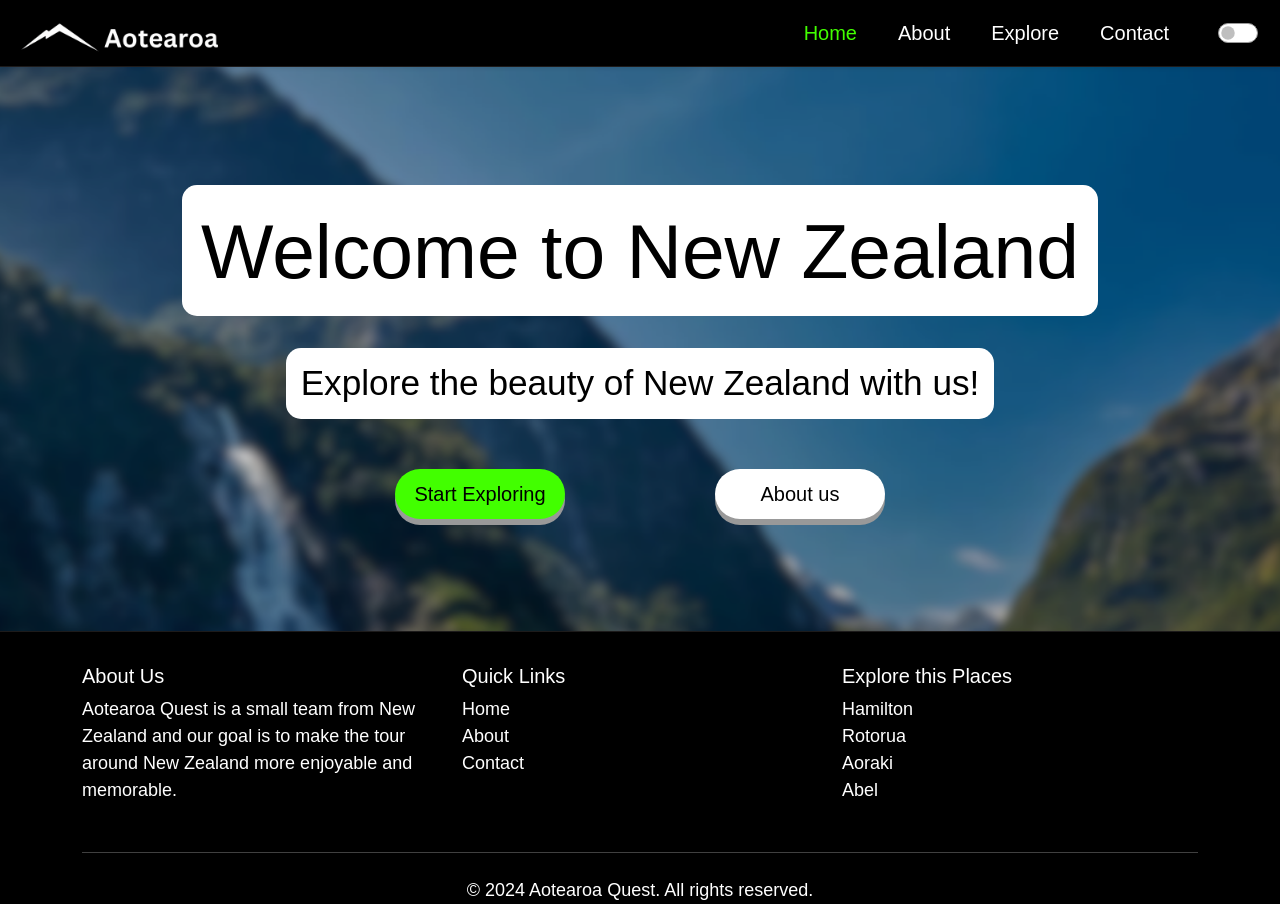
<file: index.html>
<!DOCTYPE html>
<html> 
<head>
    <meta charset="UTF-8">
	<meta name="viewport" content="width=device-width, initial-scale=1.0">
    <title>Aotearoa Quest</title>

    <!-- Bootstrap link -->
    <link href="https://cdn.jsdelivr.net/npm/bootstrap@5.3.8/dist/css/bootstrap.min.css" rel="stylesheet" integrity="sha384-sRIl4kxILFvY47J16cr9ZwB07vP4J8+LH7qKQnuqkuIAvNWLzeN8tE5YBujZqJLB" crossorigin="anonymous">

    <!-- CSS link-->
	<link rel="stylesheet" href="css/styles.css">

    <!-- Bootstrap JS -->
    <script src="https://cdn.jsdelivr.net/npm/bootstrap@5.3.8/dist/js/bootstrap.bundle.min.js" integrity="sha384-FKyoEForCGlyvwx9Hj09JcYn3nv7wiPVlz7YYwJrWVcXK/BmnVDxM+D2scQbITxI" crossorigin="anonymous"></script>
    
    <!--specific style for the home page only-->
    <style>
    body {
        background-image: url('images/Home_background.png');
        background-repeat: no-repeat;
        background-size: cover;
        background-attachment: fixed;
        background-position: center;
        min-height: 100vh;
    }
    </style>

</head>

<body> 
    <!-- Navigation code-->
    <header>
        <nav class="navbar navbar-expand-lg navbar-custom shadow-sm">
                <div class="container-fluid">
                    <a class="navbar-brand d-flex align-items-center" href="index.html">
                        <div class="logo-icon logo me-2" title="Aotearoa Quest"></div>
                    </a>
                    
                    <button class="navbar-toggler" type="button" data-bs-toggle="collapse" data-bs-target="#navbarNav" aria-controls="navbarNav" aria-expanded="false" aria-label="Toggle navigation">
                        <span class="navbar-toggler-icon"></span>
                    </button>
    
                    <div class="collapse navbar-collapse" id="navbarNav">
                        <div class="navbar-nav ms-auto">
                            <a class="nav-link active" aria-current="page" href="index.html" title="Jump to Home Page">Home</a>
                            <a class="nav-link" href="about.html" title="Jump to About Page">About</a>
                            <a class="nav-link" href="explore.html" title="Jump to Explore Page">Explore</a>
                            <a class="nav-link" href="contact.html" title="Jump to Contact Page">Contact</a>
                            
                        <div class="form-check form-switch ms-3 mt-2">
                            <input class="form-check-input" type="checkbox" id="btnSwitch" title="Website Theme">
                        </div>
                        </div>
                    </div>
                </div>
            </nav>
    </header>

   <!--start of the content of the page-->
   <main>
       <div class="center">
           <h1>Welcome to New Zealand</h1>
           <h2>Explore the beauty of New Zealand with us!</h2>
        </div>
        <div class="button-group">
            <a href="explore.html" target="_self" title="Jump to explore content" class="button button-colour-1">Start Exploring</a>
            <a href="about.html" target="_self" title="Jump to About content" class="button button-colour-2">About us</a>
        </div>
    </main>
    <!--end of the content of the page-->

<footer class="mt-auto">
  <div class="container">
    <div class="row">
      <div class="col-md-4 mb-3">
        <h5>About Us</h5>
        <p>Aotearoa Quest is a small team from New Zealand and our goal is to make the tour around New Zealand more enjoyable and memorable.</p>
      </div>
      <div class="col-md-4 mb-3">
        <h5>Quick Links</h5>
        <ul class="list-unstyled">
          <li><a href="index.html" class="text-decoration-none text-white">Home</a></li>
          <li><a href="about.html" class="text-decoration-none text-white">About</a></li>
          <li><a href="contact.html" class="text-decoration-none text-white">Contact</a></li>
        </ul>
      </div>
      <div class="col-md-4 mb-3">
        <h5>Explore this Places</h5>
        <ul class="list-unstyled">
          <li><a href="hamilton.html" class="text-decoration-none text-white">Hamilton</a></li>
          <li><a href="rotorua.html" class="text-decoration-none text-white">Rotorua</a></li>
          <li><a href="aoraki.html" class="text-decoration-none text-white">Aoraki</a></li>
          <li><a href="abel.html" class="text-decoration-none text-white">Abel</a></li>
        </ul>
      </div>
    </div>
    <hr class="mb-4">
    <div class="row">
        <p class="text-center mb-0">
            &copy; 2024 Aotearoa Quest. All rights reserved.
        </p>
    </div>
  </div>
</footer>

    <script src="js/light_theme.js"></script>
</body>
</html>
</file>
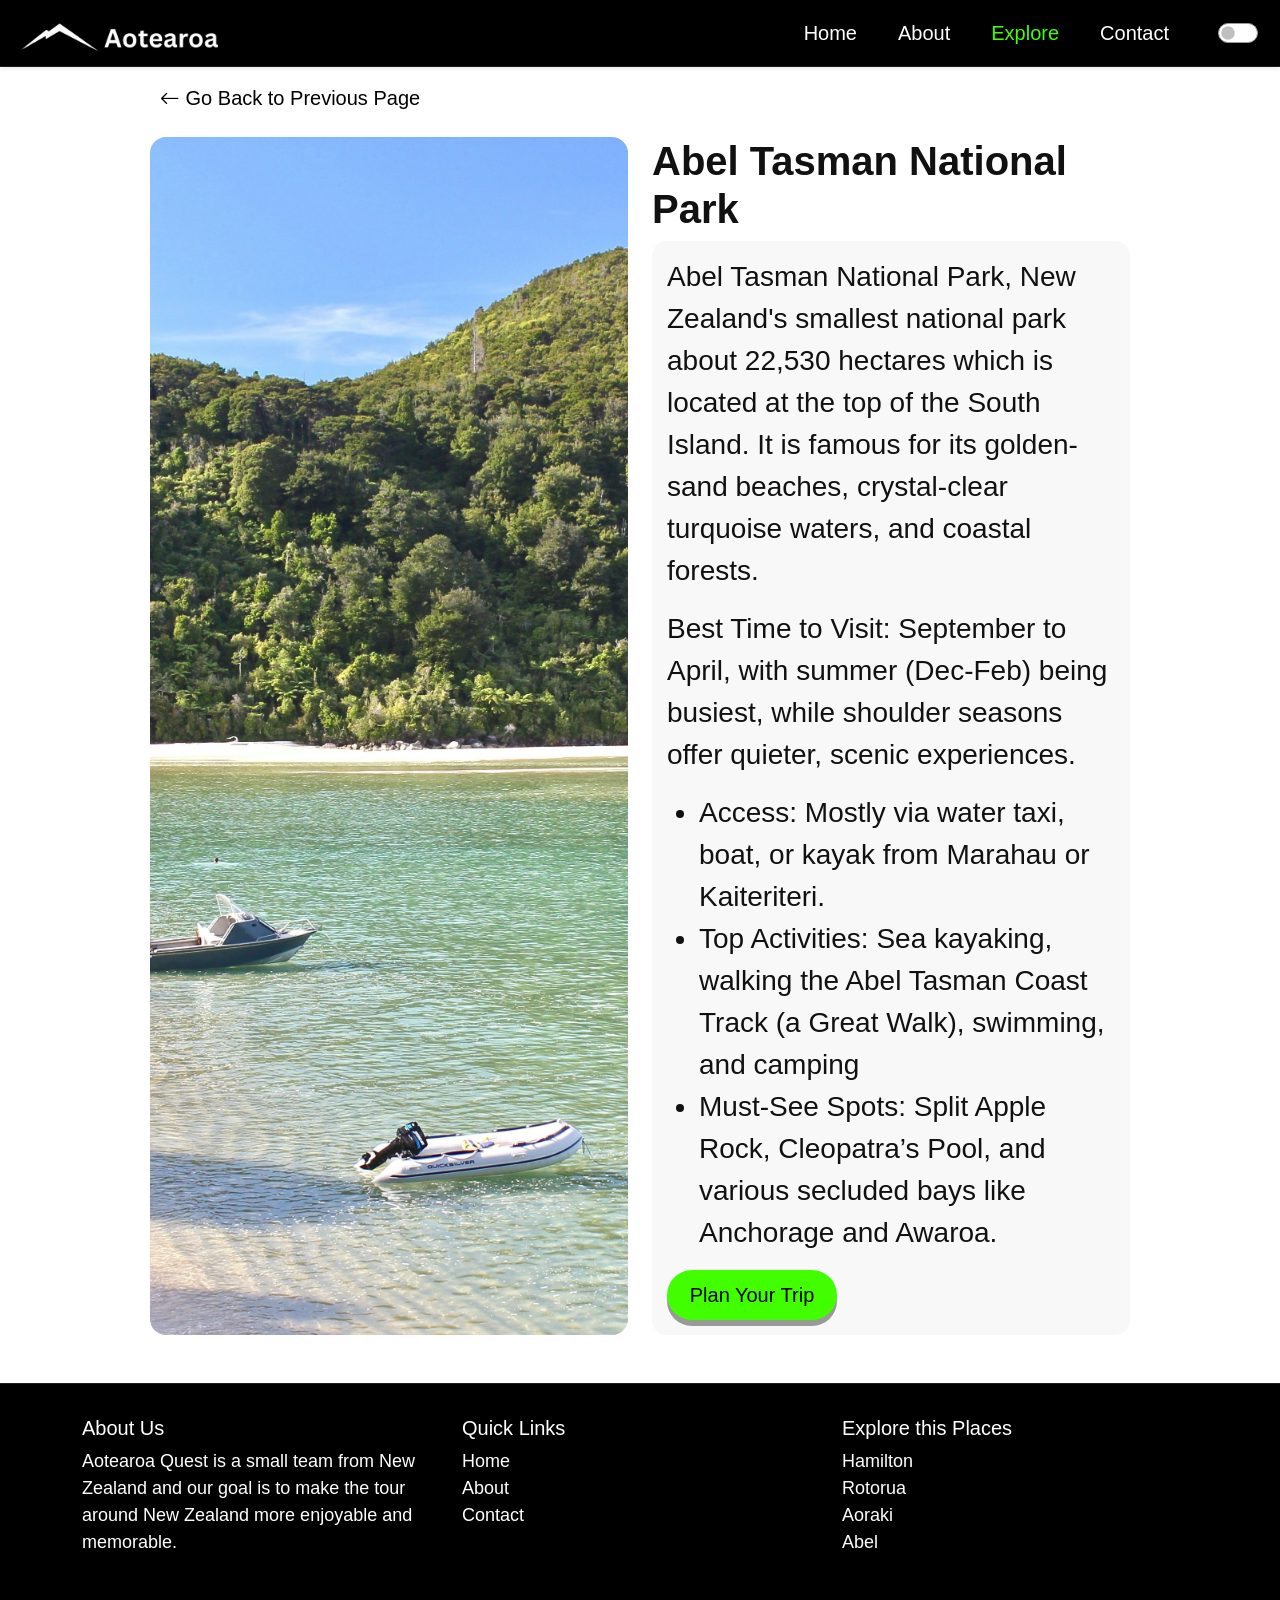
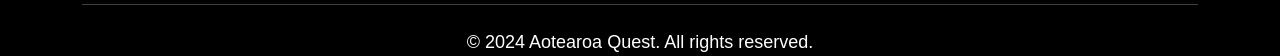
<file: abel.html>
<!DOCTYPE html>
<html> 
<head>
    <meta charset="UTF-8">
	<meta name="viewport" content="width=device-width, initial-scale=1.0">
    <title>Aotearoa Quest - Abel</title>

    <!-- Bootstrap link -->
    <link href="https://cdn.jsdelivr.net/npm/bootstrap@5.3.8/dist/css/bootstrap.min.css" rel="stylesheet" integrity="sha384-sRIl4kxILFvY47J16cr9ZwB07vP4J8+LH7qKQnuqkuIAvNWLzeN8tE5YBujZqJLB" crossorigin="anonymous">

    <!-- CSS link -->
	<link rel="stylesheet" href="css/styles.css">

    <!-- Bootstrap Icons -->
    <link href="https://cdn.jsdelivr.net/npm/bootstrap-icons@1.11.3/font/bootstrap-icons.css" rel="stylesheet">

    <!-- Bootstrap JS -->
    <script src="https://cdn.jsdelivr.net/npm/bootstrap@5.3.8/dist/js/bootstrap.bundle.min.js" integrity="sha384-FKyoEForCGlyvwx9Hj09JcYn3nv7wiPVlz7YYwJrWVcXK/BmnVDxM+D2scQbITxI" crossorigin="anonymous"></script>
</head>
<body>
    <!-- Navigation code-->
    <header>
        <nav class="navbar navbar-expand-lg navbar-custom shadow-sm">
            <div class="container-fluid">
                <a class="navbar-brand d-flex align-items-center" href="index.html">
                    <div class="logo-icon logo me-2" title="Aotearoa Quest"></div>
                </a>
                
                <button class="navbar-toggler" type="button" data-bs-toggle="collapse" data-bs-target="#navbarNav" aria-controls="navbarNav" aria-expanded="false" aria-label="Toggle navigation">
                    <span class="navbar-toggler-icon"></span>
                </button>

                <div class="collapse navbar-collapse" id="navbarNav">
                    <div class="navbar-nav ms-auto">
                        <a class="nav-link" href="index.html" title="Jump to Home Page">Home</a>
                        <a class="nav-link" href="about.html" title="Jump to About Page">About</a>
                        <a class="nav-link active" aria-current="page" href="explore.html" title="Jump to Explore Page">Explore</a>
                        <a class="nav-link" href="contact.html" title="Jump to Contact Page">Contact</a>
                                      
                <div class="form-check form-switch ms-3 mt-2">
                    <input class="form-check-input" type="checkbox" id="btnSwitch" title="Website Theme">
                </div>
                    </div>
                </div>
            </div>
        </nav>
    </header>

    <main>
        <a href="south.html" title="Go back to South page" style="margin-left:160px; font-size: 20px;" class="back-text d-inline-block mb-4"><i class="bi bi-arrow-left"></i> Go Back to Previous Page</a>
        <section class="container-fluid custom-padding">
                <div>
                    <!-- Image -->
                    <div class="row align-items-stretch h-100">
                        <div class="col-md-6">
                            <img src="images/Abel_Tasman_National_Park.jpg" alt="Abel_Tasman_National_Park Image" class="explore-img">
                        </div>
                        <!-- Text Description -->
                        <div class="col-md-6 d-flex flex-column justify-content-center">
                            <h1 class="left"><b>Abel Tasman National Park</b></h1>
                            <article class="card-custom">
                                <p>Abel Tasman National Park, New Zealand's smallest national park about 22,530 hectares which is located at the top of the South Island. It is famous for its golden-sand beaches, crystal-clear turquoise waters, and coastal forests.</p>
                                <p>Best Time to Visit: September to April, with summer (Dec-Feb) being busiest, while shoulder seasons offer quieter, scenic experiences.</p>
                                <ul>
                                    <li>Access: Mostly via water taxi, boat, or kayak from Marahau or Kaiteriteri.</li>
                                    <li>Top Activities: Sea kayaking, walking the Abel Tasman Coast Track (a Great Walk), swimming, and camping</li>
                                    <li>Must-See Spots: Split Apple Rock, Cleopatra’s Pool, and various secluded bays like Anchorage and Awaroa.</li>
                                </ul>
                                <a href="contact.html" target="_self" title="Jump to Contact content" class="button button-colour-1">Plan Your Trip</a>
                            </article>
                        </div>
                    </div>
            </section>
    </main>

<footer class="mt-auto">
  <div class="container">
    <div class="row">
      <div class="col-md-4 mb-3">
        <h5>About Us</h5>
        <p>Aotearoa Quest is a small team from New Zealand and our goal is to make the tour around New Zealand more enjoyable and memorable.</p>
      </div>
      <div class="col-md-4 mb-3">
        <h5>Quick Links</h5>
        <ul class="list-unstyled">
          <li><a href="index.html" class="text-decoration-none text-white">Home</a></li>
          <li><a href="about.html" class="text-decoration-none text-white">About</a></li>
          <li><a href="contact.html" class="text-decoration-none text-white">Contact</a></li>
        </ul>
      </div>
      <div class="col-md-4 mb-3">
        <h5>Explore this Places</h5>
        <ul class="list-unstyled">
          <li><a href="hamilton.html" class="text-decoration-none text-white">Hamilton</a></li>
          <li><a href="rotorua.html" class="text-decoration-none text-white">Rotorua</a></li>
          <li><a href="aoraki.html" class="text-decoration-none text-white">Aoraki</a></li>
          <li><a href="abel.html" class="text-decoration-none text-white">Abel</a></li>
        </ul>
      </div>
    </div>
    <hr class="mb-4">
    <div class="row">
        <p class="text-center mb-0">
            &copy; 2024 Aotearoa Quest. All rights reserved.
        </p>
    </div>
  </div>
</footer>

        <script src="js/light_theme.js"></script>
    </body>
</html>
</file>
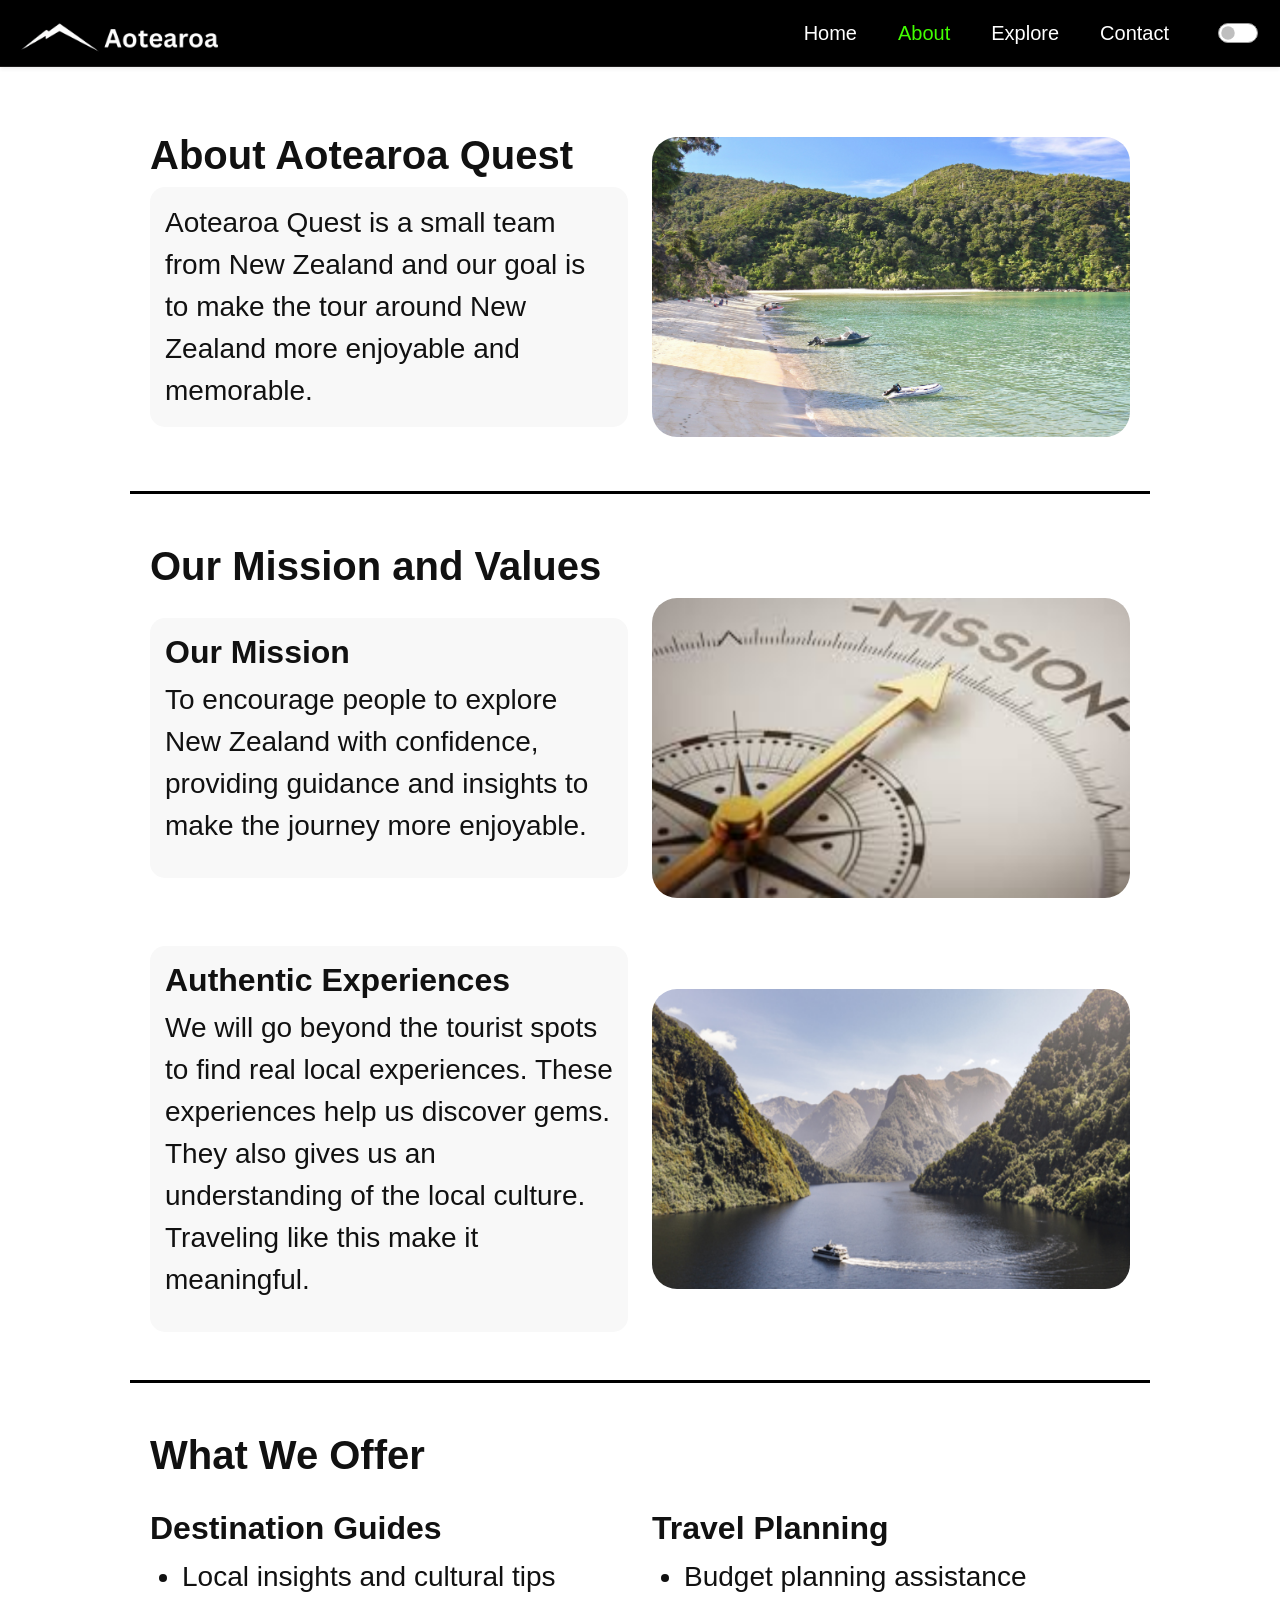
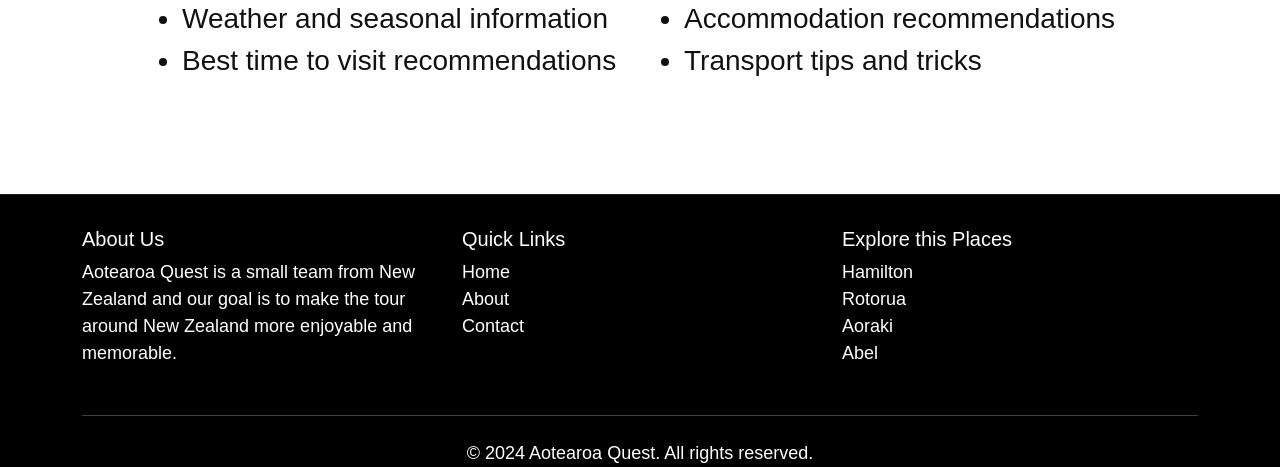
<file: about.html>
<!DOCTYPE html>
<html> 
<head>
    <meta charset="UTF-8">
    <meta name="viewport" content="width=device-width, initial-scale=1.0">
    <title>Aotearoa Quest - About</title>

    <!-- Bootstrap link -->
    <link href="https://cdn.jsdelivr.net/npm/bootstrap@5.3.8/dist/css/bootstrap.min.css" rel="stylesheet" integrity="sha384-sRIl4kxILFvY47J16cr9ZwB07vP4J8+LH7qKQnuqkuIAvNWLzeN8tE5YBujZqJLB" crossorigin="anonymous">

    <!-- CSS link-->
	<link rel="stylesheet" href="css/styles.css">
    
    <!-- Bootstrap JS -->
    <script src="https://cdn.jsdelivr.net/npm/bootstrap@5.3.8/dist/js/bootstrap.bundle.min.js" integrity="sha384-FKyoEForCGlyvwx9Hj09JcYn3nv7wiPVlz7YYwJrWVcXK/BmnVDxM+D2scQbITxI" crossorigin="anonymous"></script>

</head>

<body>
    <!-- Navigation code-->
    <header>
        <nav class="navbar navbar-expand-lg navbar-custom shadow-sm">
            <div class="container-fluid">
                <a class="navbar-brand d-flex align-items-center" href="index.html">
                    <div class="logo-icon logo me-2" title="Aotearoa Quest"></div>
                </a>
                
                <button class="navbar-toggler" type="button" data-bs-toggle="collapse" data-bs-target="#navbarNav" aria-controls="navbarNav" aria-expanded="false" aria-label="Toggle navigation">
                    <span class="navbar-toggler-icon"></span>
                </button>

                <div class="collapse navbar-collapse" id="navbarNav">
                    <div class="navbar-nav ms-auto">
                        <a class="nav-link" href="index.html" title="Jump to Home Page">Home</a>
                        <a class="nav-link active" aria-current="page" href="about.html" title="Jump to About Page">About</a>
                        <a class="nav-link" href="explore.html" title="Jump to Explore Page">Explore</a>
                        <a class="nav-link"  href="contact.html" title="Jump to Contact Page">Contact</a>
                                      
                <div class="form-check form-switch ms-3 mt-2">
                    <input class="form-check-input" type="checkbox" id="btnSwitch" title="Website Theme">
                </div>
                    </div>
                </div>
            </div>
        </nav>
    </header>

    <main>
            <section class="container-fluid my-5 custom-padding">
                <div class="row align-items-center">
                    <div class="col-md-6">
                        <h1><b>About Aotearoa Quest</b></h1>
                        <p class="card-custom">  
                            Aotearoa Quest is a small team from New Zealand and our goal is to make the tour around New Zealand more enjoyable and memorable.
                        </p>
                    </div>

                    <div class="col-md-6">
                        <img src="images/Abel_Tasman_National_Park.jpg" alt="Abel_Tasman_National_Park" class="img-fluid custom-img">
                    </div>
                </div>
            </section>

            <p class="line"></p>

            <section class="container-fluid my-5 custom-padding">
                <div>
                <h1 class="left"><b>Our Mission and Values</b></h1>
                    <div class="row align-items-center">
                        <div class="col-md-6">
                            <article class="card-custom">
                                <h2><b>Our Mission</b></h2>
                                <p>To encourage people to explore New Zealand with confidence, providing guidance and insights to make the journey more enjoyable.</p>
                            </article>
                        </div>
                        
                        <div class="col-md-6">
                            <img src="images/Mission.png" alt="Mission Image" class="img-fluid custom-img">
                        </div>
                    </div>
                </div>
            </section>
            
            <section class="container-fluid my-5 custom-padding">
                <div class="row align-items-center">
                    <div class="col-md-6">
                            <article class="card-custom">
                            <h2><b>Authentic Experiences</b></h2>
                            <p>We will go beyond the tourist spots to find real local experiences. These experiences help us discover gems. They also gives us an understanding of the local culture. Traveling like this make it meaningful.</p>
                        </article>
                    </div>
                    
                    <div class="col-md-6">
                        <img src="images/Experience.png" alt="Experience Image" class="img-fluid custom-img">
                    </div>
                </div>
            </section>
                
                <p class="line"></p>

            <section class="container-fluid my-5 custom-padding">
                <h1 class="left" style="margin-bottom: 30px;"><b>What We Offer</b></h1>

                <div class="row">
                    <div class="col-md-6">
                        <h2><b>Destination Guides</b></h2>
                        <ul>
                            <li>Local insights and cultural tips</li>
                            <li>Weather and seasonal information</li>
                            <li>Best time to visit recommendations</li>
                        </ul>
                    </div>

                    <div class="col-md-6">
                        <h2><b>Travel Planning</b></h2>
                        <ul>
                            <li>Budget planning assistance</li>
                            <li>Accommodation recommendations</li>
                            <li>Transport tips and tricks</li>
                        </ul>
                    </div>
                </div>
            </section>

            </main>

<footer class="mt-auto">
  <div class="container">
    <div class="row">
      <div class="col-md-4 mb-3">
        <h5>About Us</h5>
        <p>Aotearoa Quest is a small team from New Zealand and our goal is to make the tour around New Zealand more enjoyable and memorable.</p>
      </div>
      <div class="col-md-4 mb-3">
        <h5>Quick Links</h5>
        <ul class="list-unstyled">
          <li><a href="index.html" class="text-decoration-none text-white">Home</a></li>
          <li><a href="about.html" class="text-decoration-none text-white">About</a></li>
          <li><a href="contact.html" class="text-decoration-none text-white">Contact</a></li>
        </ul>
      </div>
      <div class="col-md-4 mb-3">
        <h5>Explore this Places</h5>
        <ul class="list-unstyled">
          <li><a href="hamilton.html" class="text-decoration-none text-white">Hamilton</a></li>
          <li><a href="rotorua.html" class="text-decoration-none text-white">Rotorua</a></li>
          <li><a href="aoraki.html" class="text-decoration-none text-white">Aoraki</a></li>
          <li><a href="abel.html" class="text-decoration-none text-white">Abel</a></li>
        </ul>
      </div>
    </div>
    <hr class="mb-4">
    <div class="row">
        <p class="text-center mb-0">
            &copy; 2024 Aotearoa Quest. All rights reserved.
        </p>
    </div>
  </div>
</footer>

        <script src="js/light_theme.js"></script>
    </body>
</html>
</file>
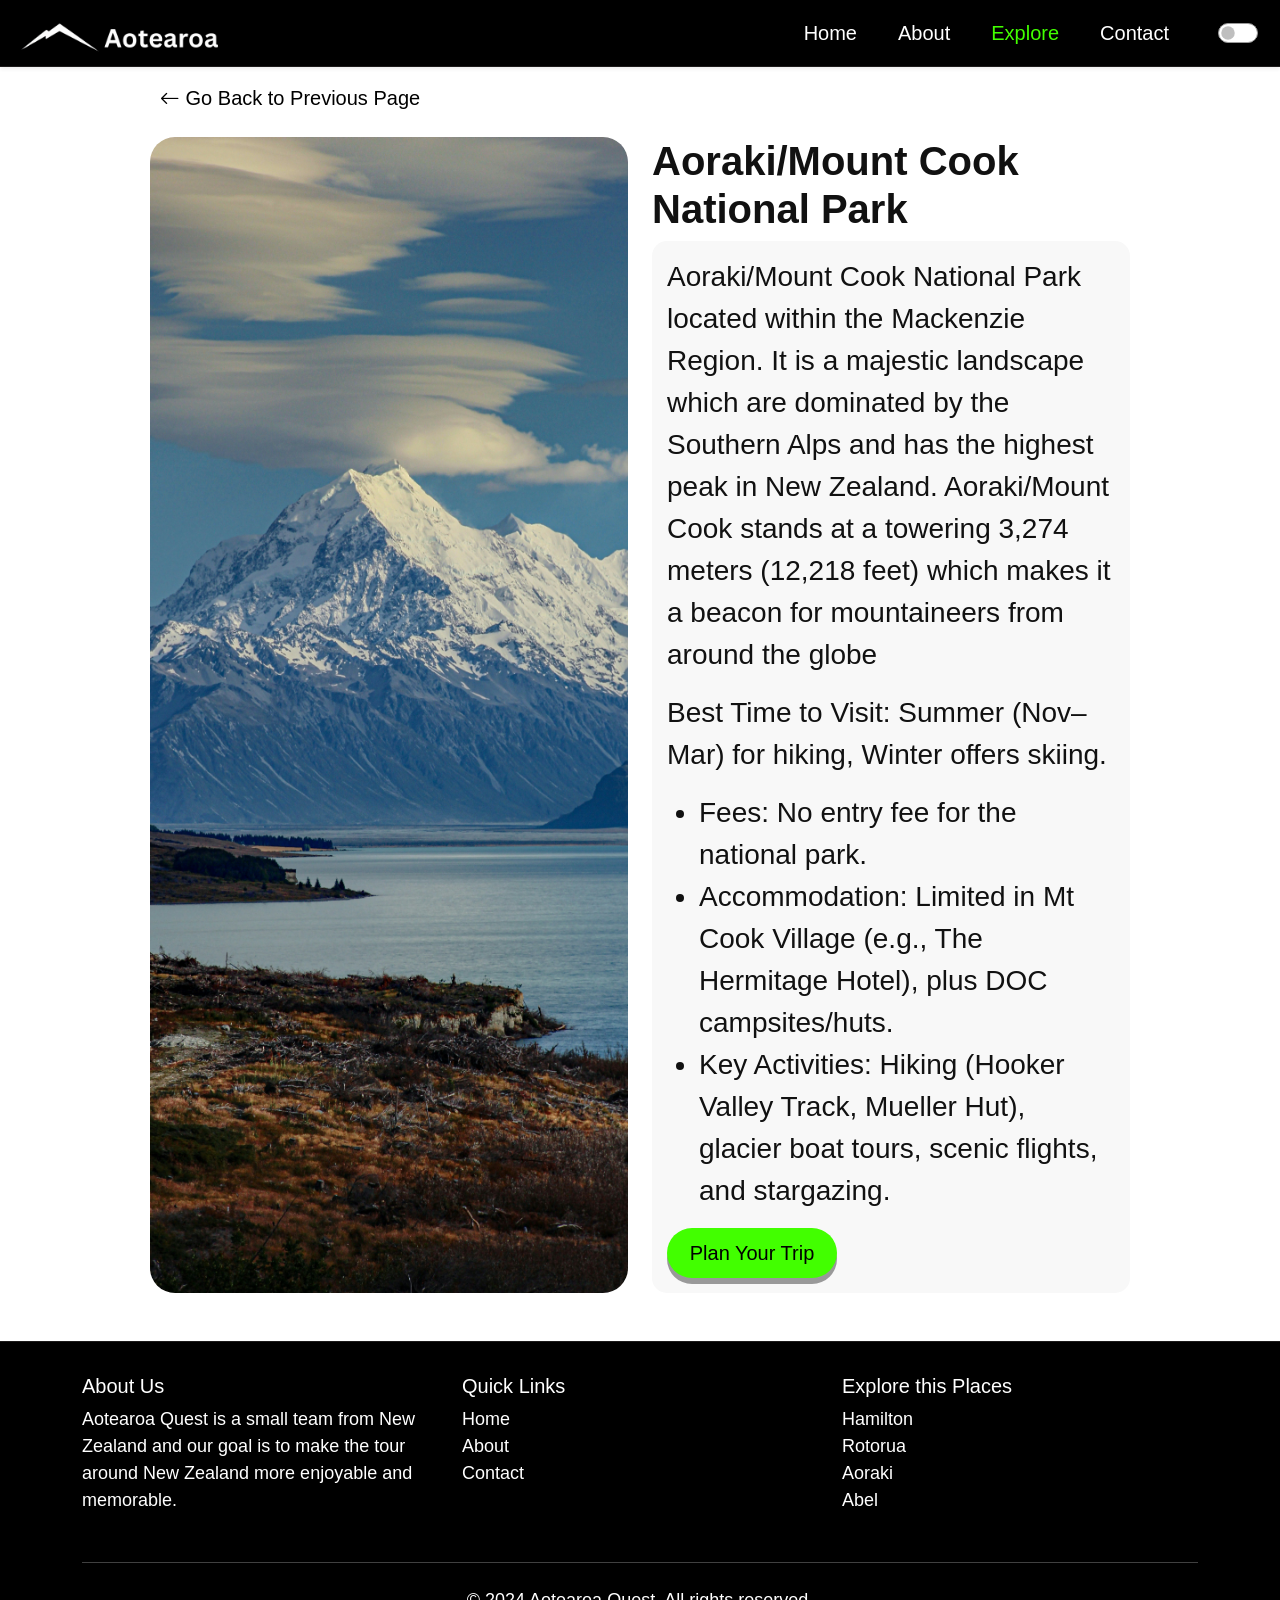
<file: aoraki.html>
<!DOCTYPE html>
<html> 
<head>
    <meta charset="UTF-8">
	<meta name="viewport" content="width=device-width, initial-scale=1.0">
    <title>Aotearoa Quest - Aoraki</title>

    <!-- Bootstrap link-->
    <link href="https://cdn.jsdelivr.net/npm/bootstrap@5.3.8/dist/css/bootstrap.min.css" rel="stylesheet" integrity="sha384-sRIl4kxILFvY47J16cr9ZwB07vP4J8+LH7qKQnuqkuIAvNWLzeN8tE5YBujZqJLB" crossorigin="anonymous">

    <!-- Css link-->
	<link rel="stylesheet" href="css/styles.css">

    <!-- Bootstrap Icons -->
    <link href="https://cdn.jsdelivr.net/npm/bootstrap-icons@1.11.3/font/bootstrap-icons.css" rel="stylesheet">

    <!-- Bootstrap JS -->
    <script src="https://cdn.jsdelivr.net/npm/bootstrap@5.3.8/dist/js/bootstrap.bundle.min.js" integrity="sha384-FKyoEForCGlyvwx9Hj09JcYn3nv7wiPVlz7YYwJrWVcXK/BmnVDxM+D2scQbITxI" crossorigin="anonymous"></script>

</head>
<body>
    <!-- Navigation code-->
    <header>
        <nav class="navbar navbar-expand-lg navbar-custom shadow-sm">
            <div class="container-fluid">
                <a class="navbar-brand d-flex align-items-center" href="index.html">
                    <div class="logo-icon logo me-2" title="Aotearoa Quest"></div>
                </a>
                
                <button class="navbar-toggler" type="button" data-bs-toggle="collapse" data-bs-target="#navbarNav" aria-controls="navbarNav" aria-expanded="false" aria-label="Toggle navigation">
                    <span class="navbar-toggler-icon"></span>
                </button>

                <div class="collapse navbar-collapse" id="navbarNav">
                    <div class="navbar-nav ms-auto">
                        <a class="nav-link" href="index.html" title="Jump to Home Page">Home</a>
                        <a class="nav-link" href="about.html" title="Jump to About Page">About</a>
                        <a class="nav-link active" aria-current="page" href="explore.html" title="Jump to Explore Page">Explore</a>
                        <a class="nav-link" href="contact.html" title="Jump to Contact Page">Contact</a>
                                      
                <div class="form-check form-switch ms-3 mt-2">
                    <input class="form-check-input" type="checkbox" id="btnSwitch" title="Website Theme">
                </div>
                    </div>
                </div>
            </div>
        </nav>
    </header>

    <main>
        <a href="south.html" title="Go back to Previous page" style="margin-left:160px; font-size: 20px;" class="back-text d-inline-block mb-4"><i class="bi bi-arrow-left"></i> Go Back to Previous Page</a>
        <section class="container-fluid custom-padding">
                <div>
                    <div class="row align-items-stretch h-100">
                        <div class="col-md-6 d-flex align-items-stretch">
                            <img src="images/Aoraki.jpg" alt="Aoraki Image" class="img-fluid custom-img" style="height: 100%; object-fit: cover;">
                        </div>
                        <div class="col-md-6">
                            <h1 class="left"><b>Aoraki/Mount Cook National Park</b></h1>
                            <article class="card-custom">
                                <p>Aoraki/Mount Cook National Park located within the Mackenzie Region. It is a majestic landscape which are dominated by the Southern Alps and has the highest peak in New Zealand. Aoraki/Mount Cook stands at a towering 3,274 meters (12,218 feet) which makes it a beacon for mountaineers from around the globe</p>
                                <p>Best Time to Visit: Summer (Nov–Mar) for hiking,  Winter offers skiing.</p>
                                <ul>
                                    <li>Fees: No entry fee for the national park.</li>
                                    <li>Accommodation: Limited in Mt Cook Village (e.g., The Hermitage Hotel), plus DOC campsites/huts.</li>
                                    <li>Key Activities: Hiking (Hooker Valley Track, Mueller Hut), glacier boat tours, scenic flights, and stargazing.</li>
                                </ul>
                                    <a href="contact.html" target="_self" title="Jump to Contact content" class="button button-colour-1">Plan Your Trip</a>
                            </article>
                    </div>
            </section>
    </main>

<footer class="mt-auto">
  <div class="container">
    <div class="row">
      <div class="col-md-4 mb-3">
        <h5>About Us</h5>
        <p>Aotearoa Quest is a small team from New Zealand and our goal is to make the tour around New Zealand more enjoyable and memorable.</p>
      </div>
      <div class="col-md-4 mb-3">
        <h5>Quick Links</h5>
        <ul class="list-unstyled">
          <li><a href="index.html" class="text-decoration-none text-white">Home</a></li>
          <li><a href="about.html" class="text-decoration-none text-white">About</a></li>
          <li><a href="contact.html" class="text-decoration-none text-white">Contact</a></li>
        </ul>
      </div>
      <div class="col-md-4 mb-3">
        <h5>Explore this Places</h5>
        <ul class="list-unstyled">
          <li><a href="hamilton.html" class="text-decoration-none text-white">Hamilton</a></li>
          <li><a href="rotorua.html" class="text-decoration-none text-white">Rotorua</a></li>
          <li><a href="aoraki.html" class="text-decoration-none text-white">Aoraki</a></li>
          <li><a href="abel.html" class="text-decoration-none text-white">Abel</a></li>
        </ul>
      </div>
    </div>
    <hr class="mb-4">
    <div class="row">
        <p class="text-center mb-0">
            &copy; 2024 Aotearoa Quest. All rights reserved.
        </p>
    </div>
  </div>
</footer>

    <script src="js/light_theme.js"></script>
</body>
</html>
</file>
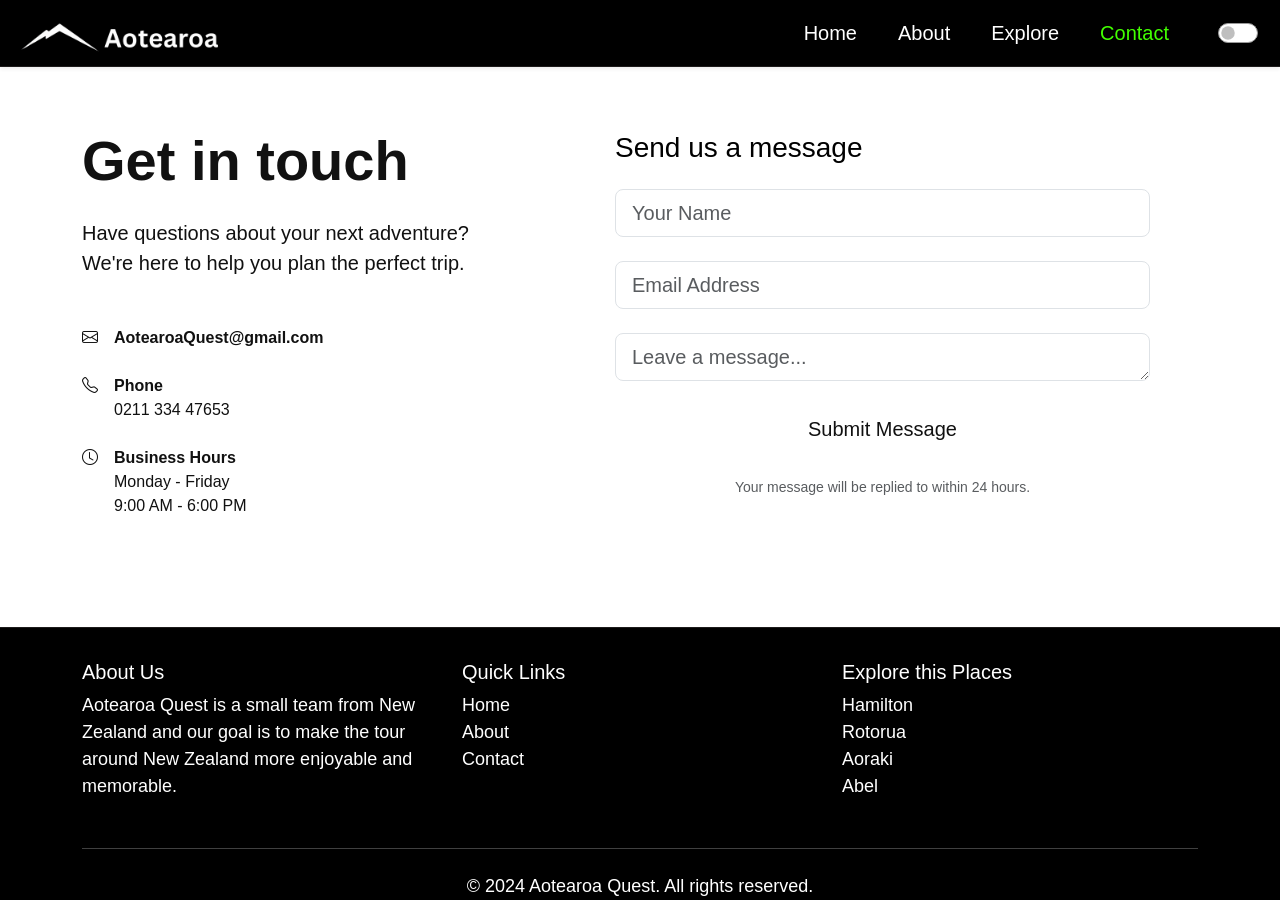
<file: contact.html>
<!DOCTYPE html>
<html lang="en">
<head>
    <meta charset="UTF-8">
    <meta name="viewport" content="width=device-width, initial-scale=1.0">
    <title>Aotearoa Quest - Explore</title>
    
    <!-- Bootstrap link -->
    <link href="https://cdn.jsdelivr.net/npm/bootstrap@5.3.8/dist/css/bootstrap.min.css" rel="stylesheet" integrity="sha384-sRIl4kxILFvY47J16cr9ZwB07vP4J8+LH7qKQnuqkuIAvNWLzeN8tE5YBujZqJLB" crossorigin="anonymous">

    <!-- CSS link -->
	<link rel="stylesheet" href="css/styles.css">

    <!-- Bootstrap Icons -->
    <link href="https://cdn.jsdelivr.net/npm/bootstrap-icons@1.11.3/font/bootstrap-icons.css" rel="stylesheet">

    <!-- Bootstrap JS -->
    <script src="https://cdn.jsdelivr.net/npm/bootstrap@5.3.8/dist/js/bootstrap.bundle.min.js" integrity="sha384-FKyoEForCGlyvwx9Hj09JcYn3nv7wiPVlz7YYwJrWVcXK/BmnVDxM+D2scQbITxI" crossorigin="anonymous"></script>

</head>
<body>
    <!-- Navigation code-->
    <header>
        <nav class="navbar navbar-expand-lg navbar-custom shadow-sm">
            <div class="container-fluid">
                <a class="navbar-brand d-flex align-items-center" href="index.html">
                    <div class="logo-icon logo me-2" title="Aotearoa Quest"></div>
                </a>
                
                <button class="navbar-toggler" type="button" data-bs-toggle="collapse" data-bs-target="#navbarNav" aria-controls="navbarNav" aria-expanded="false" aria-label="Toggle navigation">
                    <span class="navbar-toggler-icon"></span>
                </button>

                <div class="collapse navbar-collapse" id="navbarNav">
                    <div class="navbar-nav ms-auto">
                        <a class="nav-link" href="index.html" title="Jump to Home Page">Home</a>
                        <a class="nav-link" href="about.html" title="Jump to About Page">About</a>
                        <a class="nav-link" href="explore.html" title="Jump to Explore Page">Explore</a>
                        <a class="nav-link active" aria-current="page" href="contact.html" title="Jump to Contact Page">Contact</a>
                                      
                <div class="form-check form-switch ms-3 mt-2">
                    <input class="form-check-input" type="checkbox" id="btnSwitch" title="Website Theme">
                </div>
                    </div>
                </div>
            </div>
        </nav>
    </header>

    <main>
        <section>
        <div class="container">
            <div class="row g-5 align-items-center">
                
                <!-- Left Column -->
                <div class="col-lg-5">
                    <h1 class="display-4 fw-bold mb-4">Get in touch</h1>
                    <p class="lead mb-5">
                        Have questions about your next adventure? We're here to help you plan the perfect trip.
                    </p>
                    
                    <div class="d-flex flex-column gap-4">
                        <div class="d-flex align-items-start gap-3">
                            <i class="bi bi-envelope"></i>
                            <div>
                                <strong>AotearoaQuest@gmail.com</strong>
                            </div>
                        </div>
                        
                        <div class="d-flex align-items-start gap-3">
                            <i class="bi bi-telephone"></i>
                            <div>
                                <strong>Phone</strong><br>
                                0211 334 47653
                            </div>
                        </div>
                        
                        <div class="d-flex align-items-start gap-3">
                            <i class="bi bi-clock"></i>
                            <div>
                                <strong>Business Hours</strong><br>
                                Monday - Friday<br>
                                9:00 AM - 6:00 PM
                            </div>
                        </div>
                    </div>
                </div>
                
                <!-- Right Column - Form -->
                <div class="col-lg-7">
                    <div class="form-color p-5">
                        <h3 class="mb-4">Send us a message</h3>
                        
                        <form>
                            <div class="row">
                                <div class="mb-4">
                                    <input type="text" class="form-control form-control-lg" rows="1" placeholder="Your Name" required>
                                </div>
                                <div class="mb-4">
                                    <input type="email" class="form-control form-control-lg" rows="1" placeholder="Email Address" required>
                                </div>
                            </div>
                            
                            <div class="mb-4">
                                <textarea class="form-control form-control-lg" rows="1" placeholder="Leave a message..." required></textarea>
                            </div>
                            
                            <button type="submit" class="btn w-100 btn-lg">
                                Submit Message
                            </button>
                        </form>
                        
                        <p class="text-center text-muted mt-4 small">
                            Your message will be replied to within 24 hours.
                        </p>
                    </div>
                </div>
            </div>
        </div>
    </section>
</main>

<footer class="mt-auto">
  <div class="container">
    <div class="row">
      <div class="col-md-4 mb-3">
        <h5>About Us</h5>
        <p>Aotearoa Quest is a small team from New Zealand and our goal is to make the tour around New Zealand more enjoyable and memorable.</p>
      </div>
      <div class="col-md-4 mb-3">
        <h5>Quick Links</h5>
        <ul class="list-unstyled">
          <li><a href="index.html" class="text-decoration-none text-white">Home</a></li>
          <li><a href="about.html" class="text-decoration-none text-white">About</a></li>
          <li><a href="contact.html" class="text-decoration-none text-white">Contact</a></li>
        </ul>
      </div>
      <div class="col-md-4 mb-3">
        <h5>Explore this Places</h5>
        <ul class="list-unstyled">
          <li><a href="hamilton.html" class="text-decoration-none text-white">Hamilton</a></li>
          <li><a href="rotorua.html" class="text-decoration-none text-white">Rotorua</a></li>
          <li><a href="aoraki.html" class="text-decoration-none text-white">Aoraki</a></li>
          <li><a href="abel.html" class="text-decoration-none text-white">Abel</a></li>
        </ul>
      </div>
    </div>
    <hr class="mb-4">
    <div class="row">
        <p class="text-center mb-0">
            &copy; 2024 Aotearoa Quest. All rights reserved.
        </p>
    </div>
  </div>
</footer>

    <script src="js/light_theme.js"></script>
</body>
</html>
</file>
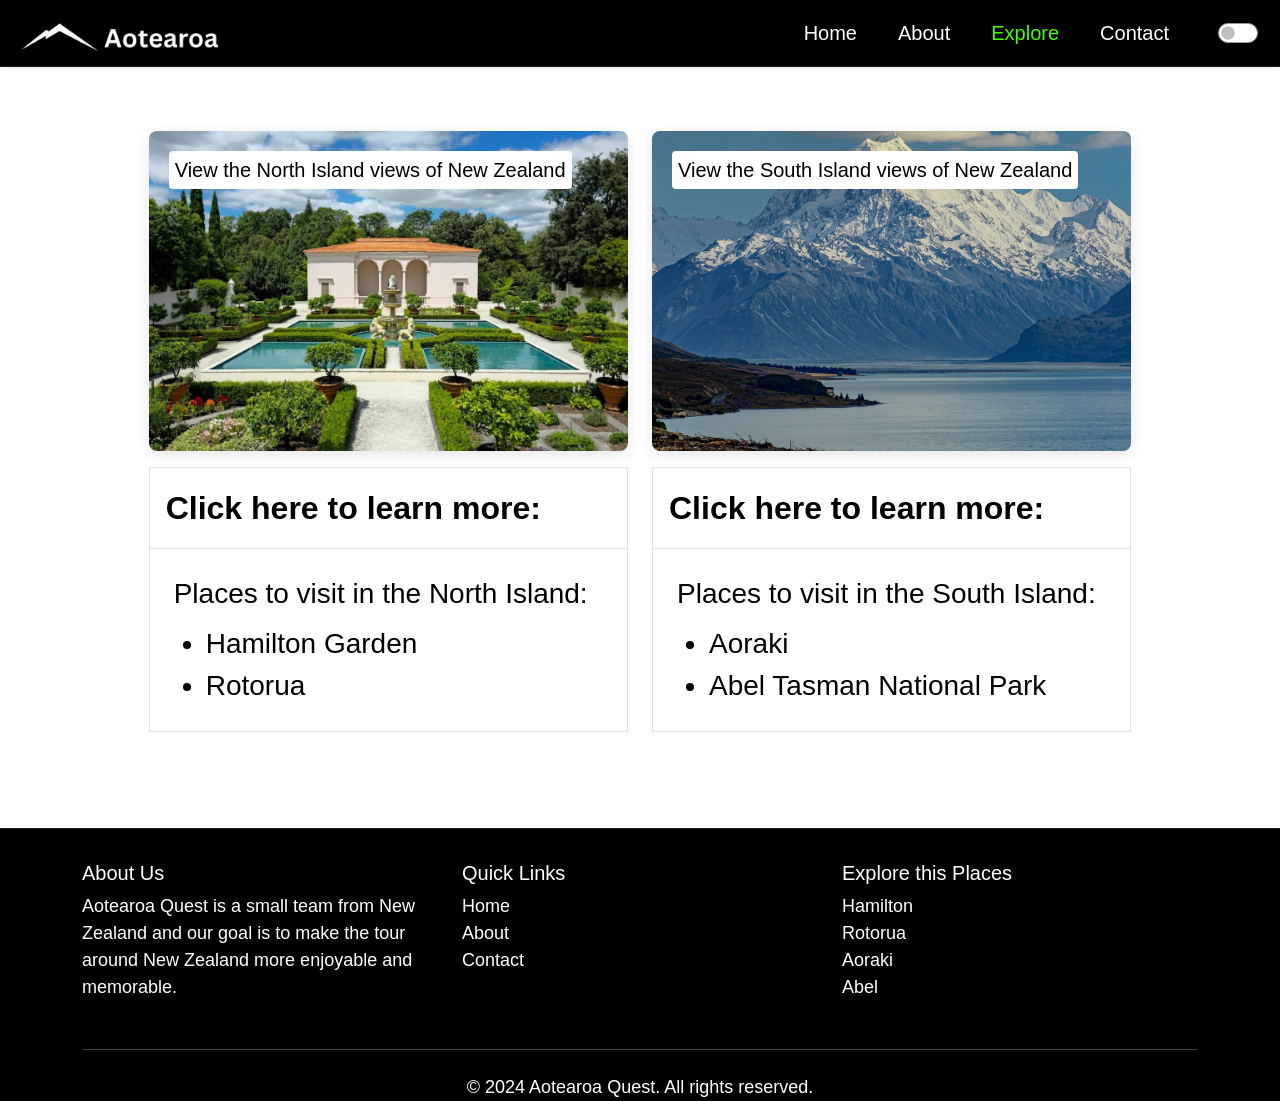
<file: explore.html>
<!DOCTYPE html>
<html lang="en" data-bs-theme="light">
<head>
    <meta charset="UTF-8">
    <meta name="viewport" content="width=device-width, initial-scale=1.0">
    <title>Aotearoa Quest - Explore</title>
    <!-- Bootstrap link -->
    <link href="https://cdn.jsdelivr.net/npm/bootstrap@5.3.8/dist/css/bootstrap.min.css" rel="stylesheet" integrity="sha384-sRIl4kxILFvY47J16cr9ZwB07vP4J8+LH7qKQnuqkuIAvNWLzeN8tE5YBujZqJLB" crossorigin="anonymous">

    <!-- CSS link-->
	<link rel="stylesheet" href="css/styles.css">
    
    <!-- Bootstrap JS -->
    <script src="https://cdn.jsdelivr.net/npm/bootstrap@5.3.8/dist/js/bootstrap.bundle.min.js" integrity="sha384-FKyoEForCGlyvwx9Hj09JcYn3nv7wiPVlz7YYwJrWVcXK/BmnVDxM+D2scQbITxI" crossorigin="anonymous"></script>

</head>
<body>
    <!-- Navigation code-->
    <header>
        <nav class="navbar navbar-expand-lg navbar-custom shadow-sm">
            <div class="container-fluid">
                <a class="navbar-brand d-flex align-items-center" href="index.html">
                    <div class="logo-icon logo me-2" title="Aotearoa Quest"></div>
                </a>
                
                <button class="navbar-toggler" type="button" data-bs-toggle="collapse" data-bs-target="#navbarNav" aria-controls="navbarNav" aria-expanded="false" aria-label="Toggle navigation">
                    <span class="navbar-toggler-icon"></span>
                </button>

                <div class="collapse navbar-collapse" id="navbarNav">
                    <div class="navbar-nav ms-auto">
                        <a class="nav-link" href="index.html" title="Jump to Home Page">Home</a>
                        <a class="nav-link" href="about.html" title="Jump to About Page">About</a>
                        <a class="nav-link active" aria-current="page" href="explore.html" title="Jump to Explore Page">Explore</a>
                        <a class="nav-link" href="contact.html" title="Jump to Contact Page">Contact</a>
                                      
                <div class="form-check form-switch ms-3 mt-2">
                    <input class="form-check-input" type="checkbox" id="btnSwitch" title="Website Theme">
                </div>
                    </div>
                </div>
            </div>
        </nav>
    </header>

    <main>
        <section class="container-fluid px-4 px-md-5 my-5">
            <div class="row gx-6 gy-4 justify-content-center">
                
                <!-- North Island Card -->
                <div class="col-lg-5 col-md-6">
                    <div class="hero-card">
                        <a href="north.html" title="North Island Views">
                            <img src="images/Hamilton_garden.jpg" alt="Hamilton Garden" class="img-fluid">
                            <p class="card-overlay">View the North Island views of New Zealand</p>
                        </a>
                    </div>
                    
                    <div class="bg-white border mt-3 form-color">
                        <a href="north.html" title="North Island Views" class="text-decoration-none">
                            <div class="section-title p-3 border-bottom">
                                Click here to learn more:
                            </div>
                            <div class="p-4">
                                <p class="mb-2">Places to visit in the North Island:</p>
                                <ul class="mt-2 mb-0">
                                    <li>Hamilton Garden</li>
                                    <li>Rotorua</li>
                                </ul>
                            </div>
                        </a>
                    </div>
                </div>

                <!-- South Island Card -->
                <div class="col-lg-5 col-md-6">
                    <div class="hero-card">
                        <a href="south.html" title="South Island Views">
                            <img src="images/Aoraki.jpg" alt="Aoraki" class="img-fluid">
                            <p class="card-overlay">View the South Island views of New Zealand</p>
                        </a>
                    </div>
                    
                    <div class="bg-white border mt-3">
                        <a href="south.html" title="South Island Views" class="text-decoration-none">
                            <div class="section-title p-3 border-bottom">
                                Click here to learn more:
                            </div>
                            <div class="p-4">
                                <p class="mb-2">Places to visit in the South Island:</p>
                                <ul class="mt-2 mb-0">
                                    <li>Aoraki</li>
                                    <li>Abel Tasman National Park</li>
                                </ul>
                            </div>
                        </a>
                    </div>
                </div>

            </div>
        </section>
    </main>

<footer class="mt-auto">
  <div class="container">
    <div class="row">
      <div class="col-md-4 mb-3">
        <h5>About Us</h5>
        <p>Aotearoa Quest is a small team from New Zealand and our goal is to make the tour around New Zealand more enjoyable and memorable.</p>
      </div>
      <div class="col-md-4 mb-3">
        <h5>Quick Links</h5>
        <ul class="list-unstyled">
          <li><a href="index.html" class="text-decoration-none text-white">Home</a></li>
          <li><a href="about.html" class="text-decoration-none text-white">About</a></li>
          <li><a href="contact.html" class="text-decoration-none text-white">Contact</a></li>
        </ul>
      </div>
      <div class="col-md-4 mb-3">
        <h5>Explore this Places</h5>
        <ul class="list-unstyled">
          <li><a href="hamilton.html" class="text-decoration-none text-white">Hamilton</a></li>
          <li><a href="rotorua.html" class="text-decoration-none text-white">Rotorua</a></li>
          <li><a href="aoraki.html" class="text-decoration-none text-white">Aoraki</a></li>
          <li><a href="abel.html" class="text-decoration-none text-white">Abel</a></li>
        </ul>
      </div>
    </div>
    <hr class="mb-4">
    <div class="row">
        <p class="text-center mb-0">
            &copy; 2024 Aotearoa Quest. All rights reserved.
        </p>
    </div>
  </div>
</footer>

    <script src="js/light_theme.js"></script>

</body>
</html>
</file>
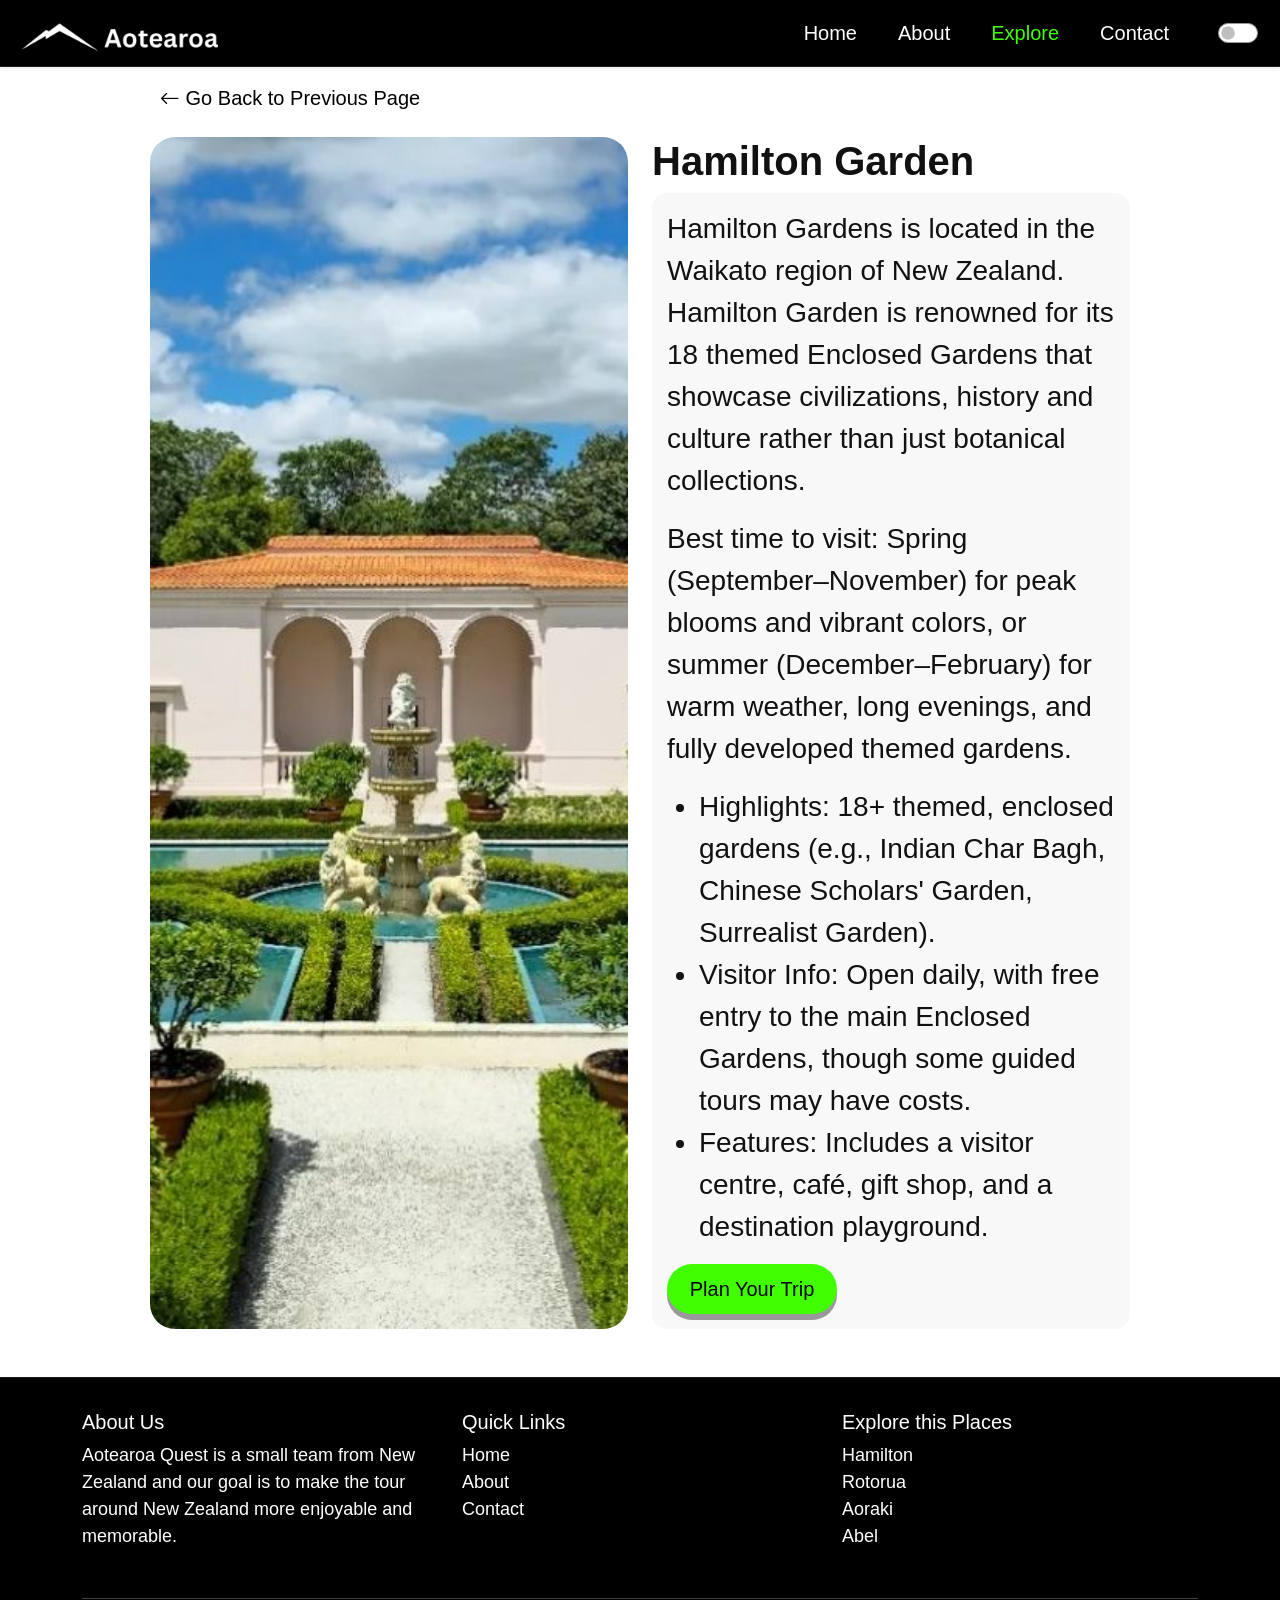
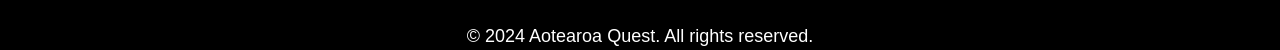
<file: hamilton.html>
<!DOCTYPE html>
<html> 
<head>
    <meta charset="UTF-8">
	<meta name="viewport" content="width=device-width, initial-scale=1.0">
    <title>Aotearoa Quest - Hamilton</title>

    <!-- Bootstrap link-->
    <link href="https://cdn.jsdelivr.net/npm/bootstrap@5.3.8/dist/css/bootstrap.min.css" rel="stylesheet" integrity="sha384-sRIl4kxILFvY47J16cr9ZwB07vP4J8+LH7qKQnuqkuIAvNWLzeN8tE5YBujZqJLB" crossorigin="anonymous">

    <!-- Css link-->
	<link rel="stylesheet" href="css/styles.css">

    <!-- Bootstrap Icons -->
    <link href="https://cdn.jsdelivr.net/npm/bootstrap-icons@1.11.3/font/bootstrap-icons.css" rel="stylesheet">

    <!-- Bootstrap JS -->
    <script src="https://cdn.jsdelivr.net/npm/bootstrap@5.3.8/dist/js/bootstrap.bundle.min.js" integrity="sha384-FKyoEForCGlyvwx9Hj09JcYn3nv7wiPVlz7YYwJrWVcXK/BmnVDxM+D2scQbITxI" crossorigin="anonymous"></script>

</head>
<body>
    <!-- Navigation code-->
    <header>
        <nav class="navbar navbar-expand-lg navbar-custom shadow-sm">
            <div class="container-fluid">
                <a class="navbar-brand d-flex align-items-center" href="index.html">
                    <div class="logo-icon logo me-2" title="Aotearoa Quest"></div>
                </a>
                
                <button class="navbar-toggler" type="button" data-bs-toggle="collapse" data-bs-target="#navbarNav" aria-controls="navbarNav" aria-expanded="false" aria-label="Toggle navigation">
                    <span class="navbar-toggler-icon"></span>
                </button>

                <div class="collapse navbar-collapse" id="navbarNav">
                    <div class="navbar-nav ms-auto">
                        <a class="nav-link" href="index.html" title="Jump to Home Page">Home</a>
                        <a class="nav-link" href="about.html" title="Jump to About Page">About</a>
                        <a class="nav-link active" aria-current="page" href="explore.html" title="Jump to Explore Page">Explore</a>
                        <a class="nav-link" href="contact.html" title="Jump to Contact Page">Contact</a>
                                      
                <div class="form-check form-switch ms-3 mt-2">
                    <input class="form-check-input" type="checkbox" id="btnSwitch" title="Website Theme">
                </div>
                    </div>
                </div>
            </div>
        </nav>
    </header>

    <main>
        <a href="north.html" title="Go back to North page" style="margin-left:160px; font-size: 20px;" class="back-text d-inline-block mb-4"><i class="bi bi-arrow-left"></i> Go Back to Previous Page</a>
            <section class="container-fluid custom-padding">
                <div>
                    <div class="row align-items-stretch h-100">
                        <div class="col-md-6 d-flex align-items-stretch">
                            <img src="images/Hamilton_garden.jpg" alt="Hamilton Garden Image" class="img-fluid custom-img" style="height: 100%; object-fit: cover;">
                        </div>
                        <div class="col-md-6">
                            <h1 class="left"><b>Hamilton Garden</b></h1>
                            <article class="card-custom">
                                <p>Hamilton Gardens is located in the Waikato region of New Zealand. Hamilton Garden is renowned for its 18 themed Enclosed Gardens that showcase civilizations, history and culture rather than just botanical collections.</p>
                                <p>Best time to visit: Spring (September–November) for peak blooms and vibrant colors, or summer (December–February) for warm weather, long evenings, and fully developed themed gardens.</p>
                                <ul>
                                    <li>Highlights: 18+ themed, enclosed gardens (e.g., Indian Char Bagh, Chinese Scholars' Garden, Surrealist Garden).</li>
                                    <li>Visitor Info: Open daily, with free entry to the main Enclosed Gardens, though some guided tours may have costs.</li>
                                    <li>Features: Includes a visitor centre, café, gift shop, and a destination playground.</li>
                                </ul>
                                <a href="contact.html" target="_self" title="Jump to Contact content" class="button button-colour-1">Plan Your Trip</a>
                            </article>
                    </div>
            </section>
    </main>
    
<footer class="mt-auto">
  <div class="container">
    <div class="row">
      <div class="col-md-4 mb-3">
        <h5>About Us</h5>
        <p>Aotearoa Quest is a small team from New Zealand and our goal is to make the tour around New Zealand more enjoyable and memorable.</p>
      </div>
      <div class="col-md-4 mb-3">
        <h5>Quick Links</h5>
        <ul class="list-unstyled">
          <li><a href="index.html" class="text-decoration-none text-white">Home</a></li>
          <li><a href="about.html" class="text-decoration-none text-white">About</a></li>
          <li><a href="contact.html" class="text-decoration-none text-white">Contact</a></li>
        </ul>
      </div>
      <div class="col-md-4 mb-3">
        <h5>Explore this Places</h5>
        <ul class="list-unstyled">
          <li><a href="hamilton.html" class="text-decoration-none text-white">Hamilton</a></li>
          <li><a href="rotorua.html" class="text-decoration-none text-white">Rotorua</a></li>
          <li><a href="aoraki.html" class="text-decoration-none text-white">Aoraki</a></li>
          <li><a href="abel.html" class="text-decoration-none text-white">Abel</a></li>
        </ul>
      </div>
    </div>
    <hr class="mb-4">
    <div class="row">
        <p class="text-center mb-0">
            &copy; 2024 Aotearoa Quest. All rights reserved.
        </p>
    </div>
  </div>
</footer>

    <script src="js/light_theme.js"></script>
</body>
</html>
</file>
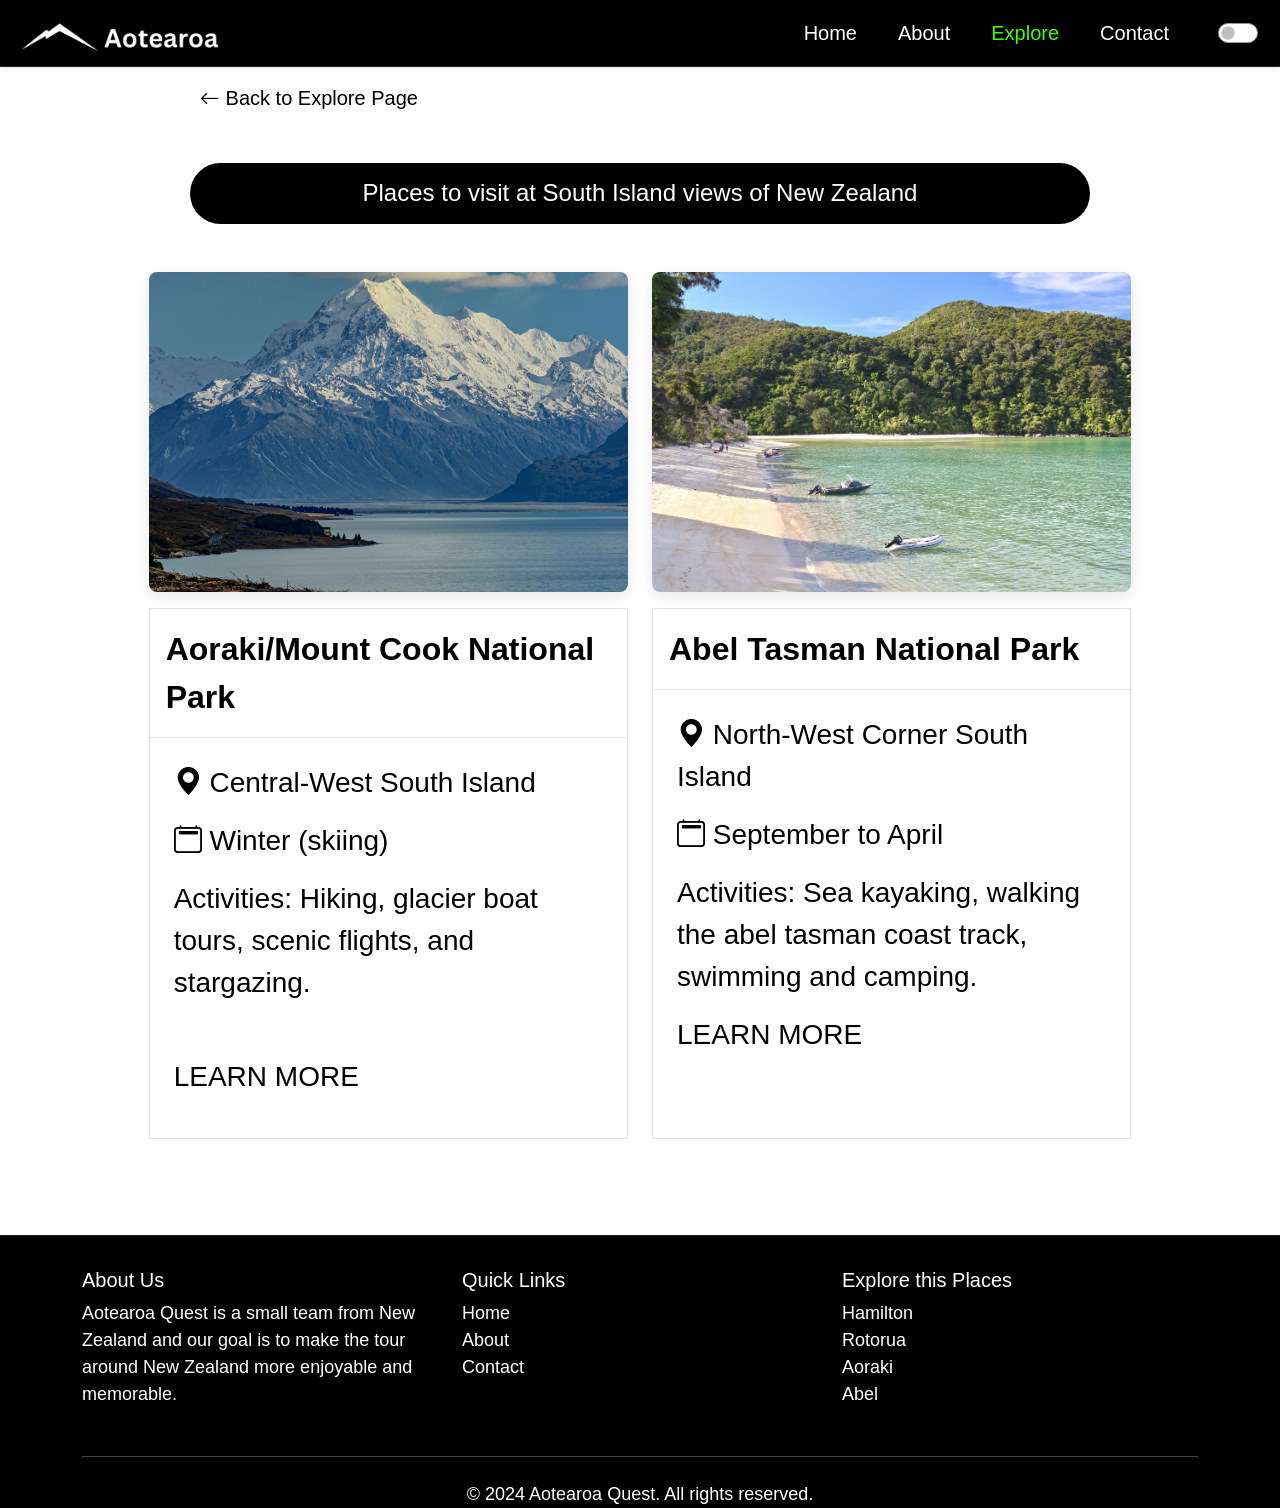
<file: south.html>
<!DOCTYPE html>
<html lang="en">
<head>
    <meta charset="UTF-8">
    <meta name="viewport" content="width=device-width, initial-scale=1.0">
    <title>Aotearoa Quest - South</title>
    
    <!-- Bootstrap link -->
    <link href="https://cdn.jsdelivr.net/npm/bootstrap@5.3.8/dist/css/bootstrap.min.css" rel="stylesheet" integrity="sha384-sRIl4kxILFvY47J16cr9ZwB07vP4J8+LH7qKQnuqkuIAvNWLzeN8tE5YBujZqJLB" crossorigin="anonymous">

    <!-- CSS link -->
	<link rel="stylesheet" href="css/styles.css">

    <!-- Bootstrap Icons -->
    <link href="https://cdn.jsdelivr.net/npm/bootstrap-icons@1.11.3/font/bootstrap-icons.css" rel="stylesheet">

    <!-- Bootstrap JS -->
    <script src="https://cdn.jsdelivr.net/npm/bootstrap@5.3.8/dist/js/bootstrap.bundle.min.js" integrity="sha384-FKyoEForCGlyvwx9Hj09JcYn3nv7wiPVlz7YYwJrWVcXK/BmnVDxM+D2scQbITxI" crossorigin="anonymous"></script>

</head>
<body>
    <!-- Navigation code-->
    <header>
        <nav class="navbar navbar-expand-lg navbar-custom shadow-sm">
            <div class="container-fluid">
                <a class="navbar-brand d-flex align-items-center" href="index.html">
                    <div class="logo-icon logo me-2" title="Aotearoa Quest"></div>
                </a>
                
                <button class="navbar-toggler" type="button" data-bs-toggle="collapse" data-bs-target="#navbarNav" aria-controls="navbarNav" aria-expanded="false" aria-label="Toggle navigation">
                    <span class="navbar-toggler-icon"></span>
                </button>

                <div class="collapse navbar-collapse" id="navbarNav">
                    <div class="navbar-nav ms-auto">
                        <a class="nav-link" href="index.html" title="Jump to Home Page">Home</a>
                        <a class="nav-link" href="about.html" title="Jump to About Page">About</a>
                        <a class="nav-link active" aria-current="page" href="explore.html" title="Jump to Explore Page">Explore</a>
                        <a class="nav-link" href="contact.html" title="Jump to Contact Page">Contact</a>
                                      
                <div class="form-check form-switch ms-3 mt-2">
                    <input class="form-check-input" type="checkbox" id="btnSwitch" title="Website Theme">
                </div>
                    </div>
                </div>
            </div>
        </nav>
    </header>

    <main>
        <a href="explore.html" title="Go back to Explore page" style="margin-left:200px; font-size: 20px;" class="back-text"><i class="bi bi-arrow-left"></i> Back to Explore Page</a>
        <h1 class="d-flex justify-content-center custom-bg">Places to visit at South Island views of New Zealand</h1>
        <section class="container-fluid px-4 px-md-5 my-5">
            <div class="row gx-6 gy-4 justify-content-center">
                
                <!-- Aoraki Card -->
                <div class="col-lg-5 col-md-6">
                    <div class="hero-card">
                        <a href="aoraki.html" title="Aoraki">
                            <img src="images/Aoraki.jpg" alt="Aoraki/Mount Cook National Park" class="img-fluid">
                        </a>
                    </div>
                    
                    <div class="bg-white border mt-3">
                        <a href="aoraki.html" title="Aoraki/Mount Cook National Park" class="text-decoration-none">
                            <div class="section-title p-3 border-bottom">
                                Aoraki/Mount Cook National Park
                            </div>
                            <div class="p-4">
                                <p class="mb-3">
                                <i class="bi bi-geo-alt-fill"></i>
                                Central-West South Island
                                </p>
                                <p class="mb-3">
                                <i class="bi bi-calendar2"></i>
                                Winter (skiing)
                                </p>
                                <p class="mb-3" style="padding-bottom: 36px;">
                                Activities: Hiking, glacier boat tours, scenic flights, and stargazing.
                                </p>
                                <p>LEARN MORE</p>
                            </div>
                        </a>
                    </div>
                </div>

                <!-- Abel Tasman National Park Card -->
                <div class="col-lg-5 col-md-6">
                    <div class="hero-card">
                        <a href="abel.html" title="Abel Tasman National Park">
                            <img src="images/Abel_Tasman_National_Park.jpg" alt="Rotorua" class="img-fluid">
                        </a>
                    </div>
                    
                    <div class="bg-white border mt-3">
                        <a href="abel.html" title="Abel Tasman National Park" class="text-decoration-none">
                            <div class="section-title p-3 border-bottom">
                                Abel Tasman National Park
                            </div>
                            <div class="p-4">
                                <p class="mb-3">
                                <i class="bi bi-geo-alt-fill"></i>
                                North-West Corner South Island
                                </p>
                                <p class="mb-3">
                                <i class="bi bi-calendar2"></i>
                                September to April
                                </p>
                                <p class="mb-3">   
                                Activities: Sea kayaking, walking the abel tasman coast track, swimming and camping.
                                </p>
                                <p>LEARN MORE</p>
                            </div>
                        </a>
                    </div>
                </div>

            </div>
        </section>
    </main>

<footer class="mt-auto">
  <div class="container">
    <div class="row">
      <div class="col-md-4 mb-3">
        <h5>About Us</h5>
        <p>Aotearoa Quest is a small team from New Zealand and our goal is to make the tour around New Zealand more enjoyable and memorable.</p>
      </div>
      <div class="col-md-4 mb-3">
        <h5>Quick Links</h5>
        <ul class="list-unstyled">
          <li><a href="index.html" class="text-decoration-none text-white">Home</a></li>
          <li><a href="about.html" class="text-decoration-none text-white">About</a></li>
          <li><a href="contact.html" class="text-decoration-none text-white">Contact</a></li>
        </ul>
      </div>
      <div class="col-md-4 mb-3">
        <h5>Explore this Places</h5>
        <ul class="list-unstyled">
          <li><a href="hamilton.html" class="text-decoration-none text-white">Hamilton</a></li>
          <li><a href="rotorua.html" class="text-decoration-none text-white">Rotorua</a></li>
          <li><a href="aoraki.html" class="text-decoration-none text-white">Aoraki</a></li>
          <li><a href="abel.html" class="text-decoration-none text-white">Abel</a></li>
        </ul>
      </div>
    </div>
    <hr class="mb-4">
    <div class="row">
        <p class="text-center mb-0">
            &copy; 2024 Aotearoa Quest. All rights reserved.
        </p>
    </div>
  </div>
</footer>

    <script src="js/light_theme.js"></script>
</body>
</html>
</file>
<file: css/styles.css>
body, html {
    margin: 0;
    padding: 0;
    font-family: Arial;
    min-height: 100vh; /*sets a minimum height for the page */
    display: flex;
    flex-direction: column;
}

main {
    flex: 1;
    padding-bottom: 3rem;
}

/* gives a smooth transition between pages */
@view-transition {
  navigation: auto;
}

/* Navigation */
.navbar-custom {
    background-color: black;
    font-size: 20px;
    margin-bottom: 1rem;
    border-bottom: 1px solid rgb(29, 27, 27);
}

.navbar-nav .nav-link {
    color: white;
    transition: all 0.3s ease;
}

.navbar-nav {
    display: flex; 
    gap: 25px;
}
/* changes colour when hovering in navigation links */
.navbar-nav .nav-link:hover {
    color: #42ff00;
}
/* keeps the currently opened page colour as green */
.navbar-custom .navbar-nav .nav-link.active {
    color: #42ff00;
    font-weight: 500;
}

a {
    color: #000;
    text-decoration: none; /* removes the underline on links */
}
/* Center navigation items on mobile/hamburger menu */
@media (max-width: 768px) {
    .navbar-nav {
        justify-content: center;
        margin-left: auto;
        margin-right: auto;
        flex-direction: column;
        align-items: center;
    }
    .navbar-nav .nav-link {
        text-align: center;
    }    
    /* center the theme button */
    .form-check.form-switch {
        margin-left: 0;
        display: flex;
        justify-content: center;
        margin-top: 15px;
    }
}

/* logo custom class */
.logo {
    display: flex;
    align-items: center;
    font-size: 3rem;
    color: #000;
    font-weight: 800;
    transition: 0.5s ease;
	padding-bottom: 10px;
	padding-top: 10px;
}
/* gives a small animation for the logo where it expands it when hovering */
.logo:hover { 
    transform: scale(1.1); 
}

.logo-icon {
    width: 210px;
    height: 40px;
    margin-right: 6px;
    background-image: url('../images/logo_white.png'); /* using the image here for the logo so it does not get cluttered up in the html pages */
    background-size: cover;
    background-repeat: no-repeat;
}
/* end of logo custom class */

/* Main content */
/* using clamp to set a min-max size of text, margin, padding*/
.center h1 {
    font-size: clamp(2rem, 6vw, 5rem);
    margin-top: clamp(2rem, 8vw, 8rem);
    background-color: var(--heading-bg); /* use for when changing the theme of the page */
    color: var(--heading-color);    /* use for when changing the theme of the page */
    padding: clamp(0.75rem, 1.5vw, 1.25rem);
    border-radius: 15px;
    width: fit-content;
    margin-left: auto;
    margin-right: auto;
    text-align: center;
}

.center h2 {
    font-size: clamp(1.2rem, 3.5vw, 2.2rem);
    margin-top: clamp(1rem, 3vw, 2rem);
    background-color: var(--heading-bg); /* use for when changing the theme of the page */
    color: var(--heading-color);    /* use for when changing the theme of the page */
    padding: clamp(0.5rem, 1.2vw, 0.9rem);
    border-radius: 15px;
    width: fit-content;
    margin-left: auto;
    margin-right: auto;
    text-align: center;
}
/* aligns text to the left mainly use on title */
.left {
    text-align: left;
    font-size: clamp(1.5rem, 4vw, 2.5rem);
}
/* use for the background of the about page descriptions */
.card-custom {
    background-color: var(--card-bg); /* use for when changing the theme of the page */
    border-radius: 15px;
    padding: 15px;
}
/* use for compressing the sections mainly on explore page to give the page a bit of space on the side */
.custom-padding {
    padding-right: 150px; 
    padding-left: 150px;
}
/* mainly use for the north and south page title's for making it viable for mobile devices */
.custom-bg {
    background-color: #000;
    color: white;
    border-radius: 80px;
    margin: 50px auto 0;
    padding: 1rem 1.5rem;
    width: clamp(280px, 90vw, 900px);
    white-space: nowrap;
    font-size: clamp(1rem, 2vw, 1.5rem);
    overflow-x: auto;
}
/* use for contact page form when changing the theme of the page */
.form-color {
    background-color: var(--form-bg);
    color: var(--form-color);
}
/* custom css for the images in the explore page grid pattern */
.hero-card {
    position: relative;
    overflow: hidden;
    border-radius: 8px;
    box-shadow: 0 4px 15px rgba(0,0,0,0.1);
}

.hero-card img {
    width: 100%;
    height: 320px;
    object-fit: cover;
    transition: transform 0.3s ease;
}
        
.hero-card:hover img {
    transform: scale(1.05);
}
/* class use for attaching a small card at the top of the image in explore page */       
.card-overlay {
    position: absolute;
    top: 20px;
    left: 20px;
    background: white;
    padding: 4px 6px;
    font-size: clamp(1rem, 2vw, 20px);
    border-radius: 4px;
}

/* styling for section titles with bold text and bottom border */
.section-title {
    background: #fff;
    padding: 15px 20px;
    border-bottom: 1px solid black;
    font-weight: bold;
    text-decoration: none;
    font-size: clamp(1.2rem, 3vw, 2rem);
}
/* make grid stack vertically */
.col-lg-5.col-md-6 {
    display: flex;
    flex-direction: column;
}
/* fills available height */
.bg-white.border {
    flex: 1;
    display: flex;
    flex-direction: column;
}
        
.bg-white.border a {
    display: flex;
    flex-direction: column;
    flex: 1;
}

/* class is use on about page images */
.custom-img {
    height: 300px;
    width: 100%;
    object-fit: fill;
    border-radius: 25px;
}
/* explore page images custom css for better fit */
.explore-img {
    width: 100%;
    height: 100%;
    object-fit: cover;
    border-radius: 16px;
}
/* back link custom colour for the page theme */
.back-text {
    color: var(--paragraph-color);
}
/* main page min-max font size for different screen sizes */
main h1 {
    font-size: clamp(1.5rem, 4vw, 2.5rem);
}

main h2 {
    font-size: clamp(1.2rem, 3vw, 2rem);
}

main p,
main li {
    font-size: clamp(1rem, 2.5vw, 1.75rem);
}

/* seperates the paragraphs or section of the about page */
.line {
    color: var(--paragraph-color); /* use for when changing the theme of the page */
    border-bottom: 3px solid;
    margin: 0 130px;
}

/* Button code */
.button-group {
    display: flex;
    justify-content: center;
	gap: 150px;
	margin-top: 50px;
    margin-bottom: 4rem;
}

.button {
    display: inline-block;
    min-width: 140px;
    width: 170px;
    padding: 10px 15px;
    font-size: clamp(1rem, 2.5vw, 1.25rem);
    text-align: center;
    text-decoration: none;
    border-radius: 50px;
    box-shadow: 0 6px #999;
    cursor: pointer;
    outline: none;
}

.button-colour-1 { 
    background-color: #42ff00; 
    color: black; 
}
.button-colour-2 { 
    background-color:var(--button-bg) ; /* use for when changing the theme of the page */
    color: var(--button-color); /* use for when changing the theme of the page */
}

.button:hover {
    background-color: black;
    color: #42ff00;
}

.button:active {
    background-color: black;
    box-shadow: 0 5px #666;
    transform: translateY(4px);
}

/* Footer */
footer {
    background-color: black;
    color: white;
    font-size: 18px;
    border-top: 1px solid rgb(29, 27, 27);
    margin-top: 3rem;
    padding-top: 2rem;
}

/* light theme/dark theme custom colours */
/* Light mode (default) */
:root {
    --bs-body-bg: #ffffff;
    --bs-body-color: #111111;

    --card-bg: #f8f8f8;
    --heading-bg: white; /* heading custom background colour */
    --heading-color: black; /* heading custom colour */
    --paragraph-color: black; /* line which seperates the paragraphs in about page colour for light theme */
    --button-bg: white; 
    --button-color: black; 
    --form-bg: white ;
    --form-color: black;
}

/* Dark mode */
[data-bs-theme="dark"] {
    --bs-body-bg: #121212; /* not using pure black to reduce eye strain */
    --bs-body-color: #eeeeee;

    --card-bg: rgb(29, 27, 27);
    --heading-bg: #121212; /* heading custom background colour */
    --heading-color: white; /* heading custom colour */
    --paragraph-color: white; /* line which seperates the paragraphs in about page colour for dark theme */
    --button-bg: #121212;
    --button-color: white;
    --form-bg: #121212;
    --form-color: white;
}

/* custom colour for the button switch for light mode/dark mode*/
.form-check-input#btnSwitch {
    accent-color: #42ff00;
    border-color: #999;
}

[data-bs-theme="dark"] .form-check-input#btnSwitch {
    accent-color: #42ff00;
    border-color: #555;
}
</file>
